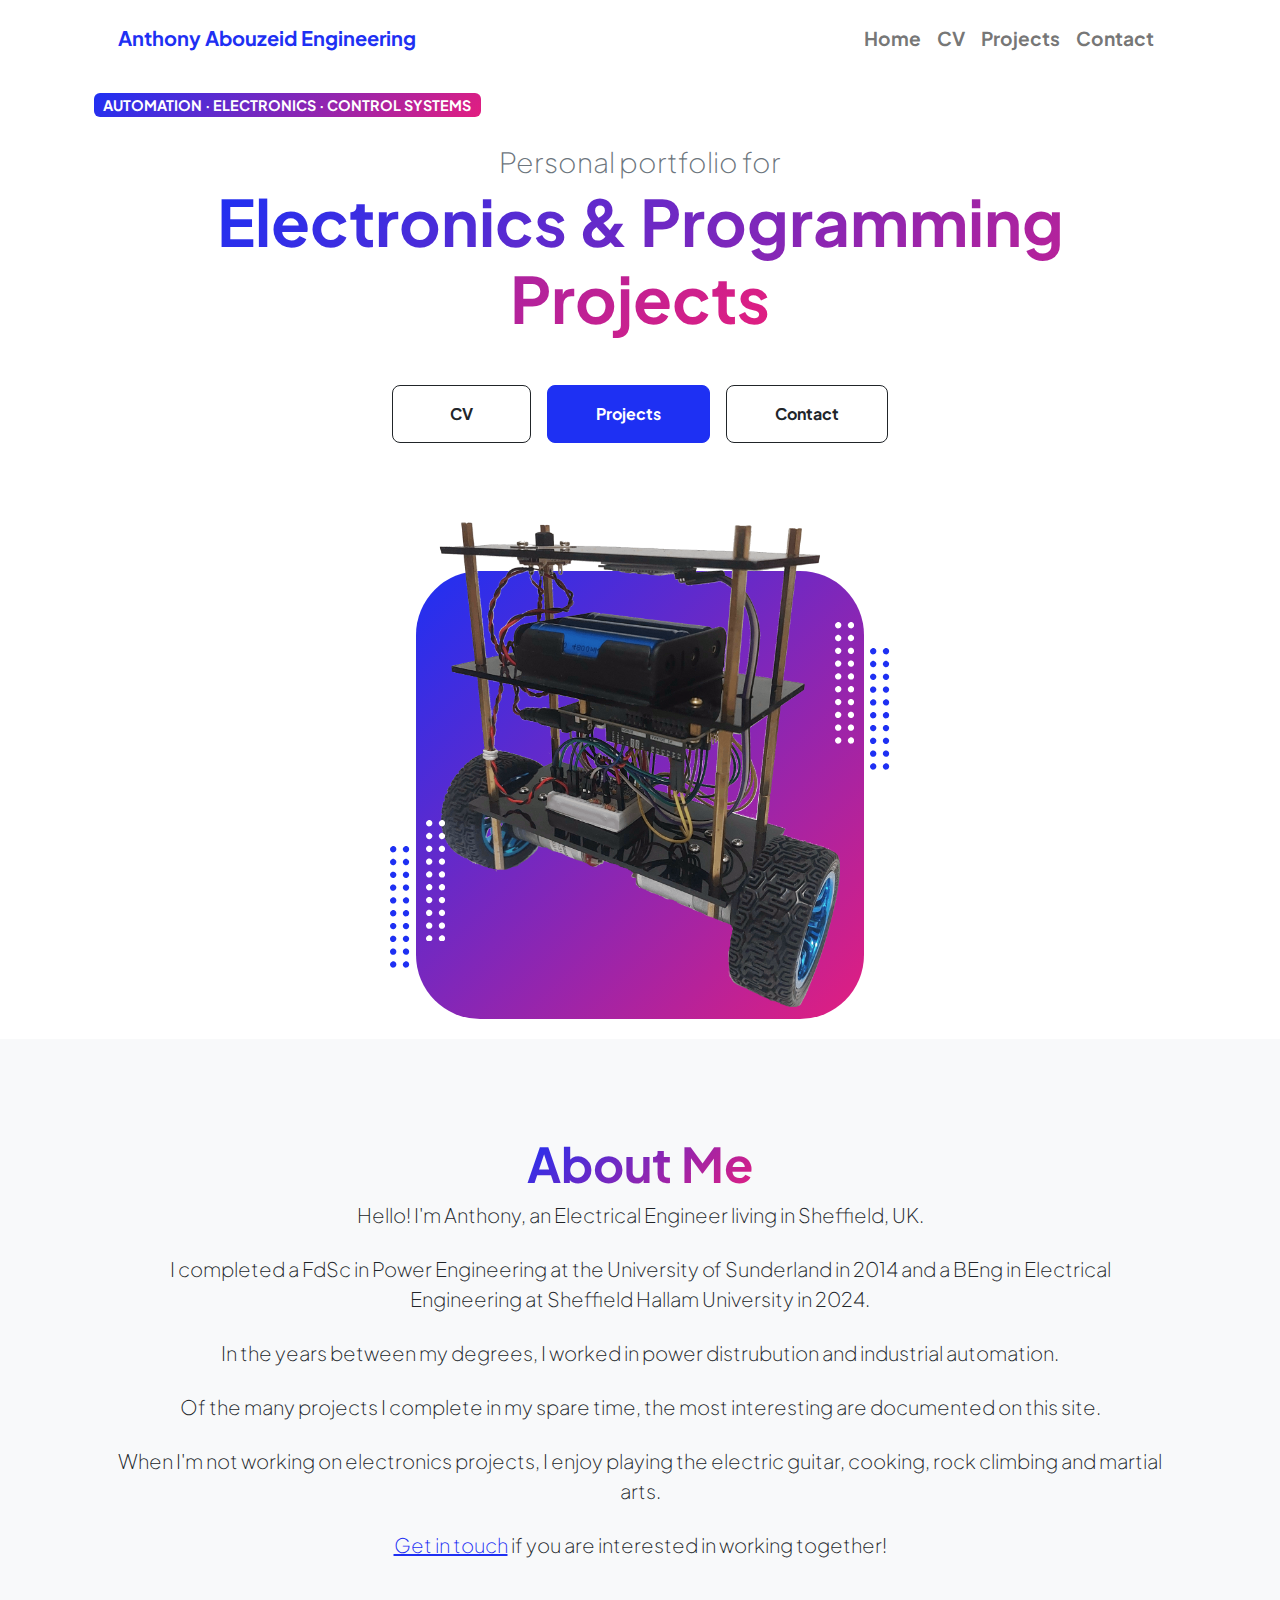
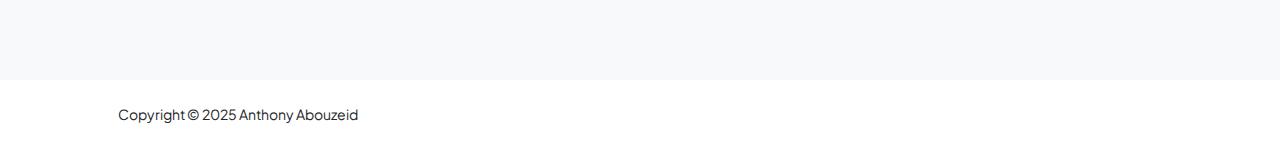
<file: index.html>
<!DOCTYPE html>
<html lang="en">
    <head>
        <meta charset="utf-8" />
        <meta name="viewport" content="width=device-width, initial-scale=1, shrink-to-fit=no" />
        <meta name="description" content="" />
        <meta name="author" content="" />
        <title>Home</title>
        <!-- Favicon-->
        <link rel="icon" type="image/x-icon" href="assets/favicon.ico" />
        <!-- Custom Google font-->
        <link rel="preconnect" href="https://fonts.googleapis.com" />
        <link rel="preconnect" href="https://fonts.gstatic.com" crossorigin />
        <link href="https://fonts.googleapis.com/css2?family=Plus+Jakarta+Sans:wght@100;200;300;400;500;600;700;800;900&amp;display=swap" rel="stylesheet" />
        <!-- Bootstrap icons-->
        <link href="https://cdn.jsdelivr.net/npm/bootstrap-icons@1.8.1/font/bootstrap-icons.css" rel="stylesheet" />
        <!-- Core theme CSS (includes Bootstrap)-->
        <link href="css/styles.css" rel="stylesheet" />
    </head>
    <body class="d-flex flex-column h-100">
        <main class="flex-shrink-0">
            <!-- Navigation-->
            <nav class="navbar navbar-expand-lg navbar-light bg-white py-3">
                <div class="container px-5">
                    <a class="navbar-brand" href="index.html"><span class="fw-bolder text-primary">Anthony Abouzeid Engineering</span></a>
                    <button class="navbar-toggler" type="button" data-bs-toggle="collapse" data-bs-target="#navbarSupportedContent" aria-controls="navbarSupportedContent" aria-expanded="false" aria-label="Toggle navigation"><span class="navbar-toggler-icon"></span></button>
                    <div class="collapse navbar-collapse" id="navbarSupportedContent">
                        <ul class="navbar-nav ms-auto mb-2 mb-lg-0 small fw-bolder">
                            <li class="nav-item"><a class="nav-link" href="index.html">Home</a></li>
                            <li class="nav-item"><a class="nav-link" href="CV.html">CV</a></li>
                            <!-- Projects Dropdown-->
                            <li class="nav-item dropdown">
                                <a class="nav-link" href="projects.html" id="navbarDropdown" aria-expanded="false">
                                    Projects
                                </a>
                                <ul class="dropdown-menu" aria-labelledby="navbarDropdown">
                                    <li><a class="dropdown-item" href="TWSBR.html">TWSBR</a></li>
                                    <li><a class="dropdown-item" href="DE2Calc.html">DE2Calc</a></li>
                                    <li><a class="dropdown-item" href="GDSP1.html">GDSP1</a></li>
                                </ul>
                            </li>
                            <li class="nav-item"><a class="nav-link" href="contact.html">Contact</a></li>
                        </ul>
                    </div>
                </div>
            </nav>
            <!-- Header-->
            <header class="py-3">
                <div class="container px-4 pb-1">
                    <div class="row gx-5 align-items-center">
                        <div class="col-xxl-5">
                            <div class="badge bg-gradient-primary-to-secondary text-white mb-4"><div class="text-uppercase">Automation &middot; Electronics &middot; Control Systems</div></div>
                            <!-- Header text content-->
                            <div class="text-center text-xxl-start">
                            	<div class="fs-3 fw-light text-muted">Personal portfolio for</div>
                                <h1 class="display-3 fw-bolder mb-5"><span class="text-gradient d-inline">Electronics & Programming Projects</span></h1>
                                <div class="d-grid gap-3 d-sm-flex justify-content-sm-center justify-content-xxl-start mb-3">
                                   <a class="btn btn-outline-dark btn-lg px-5 py-3 fs-6 fw-bolder" href="CV.html">&nbsp;&nbsp;&nbsp;CV&nbsp;&nbsp;&nbsp;</a>
				   <a class="btn btn-primary btn-lg px-5 py-3 fs-6 fw-bolder" href="projects.html">Projects</a>
				   <a class="btn btn-outline-dark btn-lg px-5 py-3 fs-6 fw-bolder" href="contact.html">Contact</a>
                                </div>
                            </div>
                        </div>
                        <div class="col-xxl-7">
                            <!-- Header profile picture-->
                            <div class="d-flex justify-content-center mt-5 mt-xxl-0">
                                <div class="profile bg-gradient-primary-to-secondary">
                                    <img class="profile-img" src="assets/profile.png" alt="..." />
                                    <div class="dots-1">
                                        <!-- SVG Dots-->
                                        <svg version="1.1" xmlns="http://www.w3.org/2000/svg" xmlns:xlink="http://www.w3.org/1999/xlink" x="0px" y="0px" viewBox="0 0 191.6 1215.4" style="enable-background: new 0 0 191.6 1215.4" xml:space="preserve">
                                            <g transform="translate(0.000000,1280.000000) scale(0.100000,-0.100000)">
                                                <path d="M227.7,12788.6c-105-35-200-141-222-248c-43-206,163-412,369-369c155,32,275,190,260,339c-11,105-90,213-190,262        C383.7,12801.6,289.7,12808.6,227.7,12788.6z"></path>
                                                <path d="M1507.7,12788.6c-151-50-253-216-222-362c25-119,136-230,254-255c194-41,395,142,375,339c-11,105-90,213-190,262        C1663.7,12801.6,1569.7,12808.6,1507.7,12788.6z"></path>
                                                <path d="M227.7,11508.6c-105-35-200-141-222-248c-43-206,163-412,369-369c155,32,275,190,260,339c-11,105-90,213-190,262        C383.7,11521.6,289.7,11528.6,227.7,11508.6z"></path>
                                                <path d="M1507.7,11508.6c-151-50-253-216-222-362c25-119,136-230,254-255c194-41,395,142,375,339c-11,105-90,213-190,262        C1663.7,11521.6,1569.7,11528.6,1507.7,11508.6z"></path>
                                                <path d="M227.7,10228.6c-105-35-200-141-222-248c-43-206,163-412,369-369c155,32,275,190,260,339c-11,105-90,213-190,262        C383.7,10241.6,289.7,10248.6,227.7,10228.6z"></path>
                                                <path d="M1507.7,10228.6c-105-35-200-141-222-248c-43-206,163-412,369-369c155,32,275,190,260,339c-11,105-90,213-190,262        C1663.7,10241.6,1569.7,10248.6,1507.7,10228.6z"></path>
                                                <path d="M227.7,8948.6c-105-35-200-141-222-248c-43-206,163-412,369-369c155,32,275,190,260,339c-11,105-90,213-190,262        C383.7,8961.6,289.7,8968.6,227.7,8948.6z"></path>
                                                <path d="M1507.7,8948.6c-105-35-200-141-222-248c-43-206,163-412,369-369c155,32,275,190,260,339c-11,105-90,213-190,262        C1663.7,8961.6,1569.7,8968.6,1507.7,8948.6z"></path>
                                                <path d="M227.7,7668.6c-105-35-200-141-222-248c-43-206,163-412,369-369c155,32,275,190,260,339c-11,105-90,213-190,262        C383.7,7681.6,289.7,7688.6,227.7,7668.6z"></path>
                                                <path d="M1507.7,7668.6c-105-35-200-141-222-248c-43-206,163-412,369-369c155,32,275,190,260,339c-11,105-90,213-190,262        C1663.7,7681.6,1569.7,7688.6,1507.7,7668.6z"></path>
                                                <path d="M227.7,6388.6c-105-35-200-141-222-248c-43-206,163-412,369-369c155,32,275,190,260,339c-11,105-90,213-190,262        C383.7,6401.6,289.7,6408.6,227.7,6388.6z"></path>
                                                <path d="M1507.7,6388.6c-105-35-200-141-222-248c-43-206,163-412,369-369c155,32,275,190,260,339c-11,105-90,213-190,262        C1663.7,6401.6,1569.7,6408.6,1507.7,6388.6z"></path>
                                                <path d="M227.7,5108.6c-105-35-200-141-222-248c-43-206,163-412,369-369c155,32,275,190,260,339c-11,105-90,213-190,262        C383.7,5121.6,289.7,5128.6,227.7,5108.6z"></path>
                                                <path d="M1507.7,5108.6c-105-35-200-141-222-248c-43-206,163-412,369-369c155,32,275,190,260,339c-11,105-90,213-190,262        C1663.7,5121.6,1569.7,5128.6,1507.7,5108.6z"></path>
                                                <path d="M227.7,3828.6c-105-35-200-141-222-248c-43-206,163-412,369-369c155,32,275,190,260,339c-11,105-90,213-190,262        C383.7,3841.6,289.7,3848.6,227.7,3828.6z"></path>
                                                <path d="M1507.7,3828.6c-105-35-200-141-222-248c-43-206,163-412,369-369c155,32,275,190,260,339c-11,105-90,213-190,262        C1663.7,3841.6,1569.7,3848.6,1507.7,3828.6z"></path>
                                                <path d="M227.7,2548.6c-105-35-200-141-222-248c-43-206,163-412,369-369c155,32,275,190,260,339c-11,105-90,213-190,262        C383.7,2561.6,289.7,2568.6,227.7,2548.6z"></path>
                                                <path d="M1507.7,2548.6c-105-35-200-141-222-248c-43-206,163-412,369-369c155,32,275,190,260,339c-11,105-90,213-190,262        C1663.7,2561.6,1569.7,2568.6,1507.7,2548.6z"></path>
                                                <path d="M227.7,1268.6c-105-35-200-141-222-248c-43-206,163-412,369-369c155,32,275,190,260,339c-11,105-90,213-190,262        C383.7,1281.6,289.7,1288.6,227.7,1268.6z"></path>
                                                <path d="M1507.7,1268.6c-105-35-200-141-222-248c-43-206,163-412,369-369c155,32,275,190,260,339c-11,105-90,213-190,262        C1663.7,1281.6,1569.7,1288.6,1507.7,1268.6z"></path>
                                            </g>
                                        </svg>
                                        <!-- END of SVG dots-->
                                    </div>
                                    <div class="dots-2">
                                        <!-- SVG Dots-->
                                        <svg version="1.1" xmlns="http://www.w3.org/2000/svg" xmlns:xlink="http://www.w3.org/1999/xlink" x="0px" y="0px" viewBox="0 0 191.6 1215.4" style="enable-background: new 0 0 191.6 1215.4" xml:space="preserve">
                                            <g transform="translate(0.000000,1280.000000) scale(0.100000,-0.100000)">
                                                <path d="M227.7,12788.6c-105-35-200-141-222-248c-43-206,163-412,369-369c155,32,275,190,260,339c-11,105-90,213-190,262        C383.7,12801.6,289.7,12808.6,227.7,12788.6z"></path>
                                                <path d="M1507.7,12788.6c-151-50-253-216-222-362c25-119,136-230,254-255c194-41,395,142,375,339c-11,105-90,213-190,262        C1663.7,12801.6,1569.7,12808.6,1507.7,12788.6z"></path>
                                                <path d="M227.7,11508.6c-105-35-200-141-222-248c-43-206,163-412,369-369c155,32,275,190,260,339c-11,105-90,213-190,262        C383.7,11521.6,289.7,11528.6,227.7,11508.6z"></path>
                                                <path d="M1507.7,11508.6c-151-50-253-216-222-362c25-119,136-230,254-255c194-41,395,142,375,339c-11,105-90,213-190,262        C1663.7,11521.6,1569.7,11528.6,1507.7,11508.6z"></path>
                                                <path d="M227.7,10228.6c-105-35-200-141-222-248c-43-206,163-412,369-369c155,32,275,190,260,339c-11,105-90,213-190,262        C383.7,10241.6,289.7,10248.6,227.7,10228.6z"></path>
                                                <path d="M1507.7,10228.6c-105-35-200-141-222-248c-43-206,163-412,369-369c155,32,275,190,260,339c-11,105-90,213-190,262        C1663.7,10241.6,1569.7,10248.6,1507.7,10228.6z"></path>
                                                <path d="M227.7,8948.6c-105-35-200-141-222-248c-43-206,163-412,369-369c155,32,275,190,260,339c-11,105-90,213-190,262        C383.7,8961.6,289.7,8968.6,227.7,8948.6z"></path>
                                                <path d="M1507.7,8948.6c-105-35-200-141-222-248c-43-206,163-412,369-369c155,32,275,190,260,339c-11,105-90,213-190,262        C1663.7,8961.6,1569.7,8968.6,1507.7,8948.6z"></path>
                                                <path d="M227.7,7668.6c-105-35-200-141-222-248c-43-206,163-412,369-369c155,32,275,190,260,339c-11,105-90,213-190,262        C383.7,7681.6,289.7,7688.6,227.7,7668.6z"></path>
                                                <path d="M1507.7,7668.6c-105-35-200-141-222-248c-43-206,163-412,369-369c155,32,275,190,260,339c-11,105-90,213-190,262        C1663.7,7681.6,1569.7,7688.6,1507.7,7668.6z"></path>
                                                <path d="M227.7,6388.6c-105-35-200-141-222-248c-43-206,163-412,369-369c155,32,275,190,260,339c-11,105-90,213-190,262        C383.7,6401.6,289.7,6408.6,227.7,6388.6z"></path>
                                                <path d="M1507.7,6388.6c-105-35-200-141-222-248c-43-206,163-412,369-369c155,32,275,190,260,339c-11,105-90,213-190,262        C1663.7,6401.6,1569.7,6408.6,1507.7,6388.6z"></path>
                                                <path d="M227.7,5108.6c-105-35-200-141-222-248c-43-206,163-412,369-369c155,32,275,190,260,339c-11,105-90,213-190,262        C383.7,5121.6,289.7,5128.6,227.7,5108.6z"></path>
                                                <path d="M1507.7,5108.6c-105-35-200-141-222-248c-43-206,163-412,369-369c155,32,275,190,260,339c-11,105-90,213-190,262        C1663.7,5121.6,1569.7,5128.6,1507.7,5108.6z"></path>
                                                <path d="M227.7,3828.6c-105-35-200-141-222-248c-43-206,163-412,369-369c155,32,275,190,260,339c-11,105-90,213-190,262        C383.7,3841.6,289.7,3848.6,227.7,3828.6z"></path>
                                                <path d="M1507.7,3828.6c-105-35-200-141-222-248c-43-206,163-412,369-369c155,32,275,190,260,339c-11,105-90,213-190,262        C1663.7,3841.6,1569.7,3848.6,1507.7,3828.6z"></path>
                                                <path d="M227.7,2548.6c-105-35-200-141-222-248c-43-206,163-412,369-369c155,32,275,190,260,339c-11,105-90,213-190,262        C383.7,2561.6,289.7,2568.6,227.7,2548.6z"></path>
                                                <path d="M1507.7,2548.6c-105-35-200-141-222-248c-43-206,163-412,369-369c155,32,275,190,260,339c-11,105-90,213-190,262        C1663.7,2561.6,1569.7,2568.6,1507.7,2548.6z"></path>
                                                <path d="M227.7,1268.6c-105-35-200-141-222-248c-43-206,163-412,369-369c155,32,275,190,260,339c-11,105-90,213-190,262        C383.7,1281.6,289.7,1288.6,227.7,1268.6z"></path>
                                                <path d="M1507.7,1268.6c-105-35-200-141-222-248c-43-206,163-412,369-369c155,32,275,190,260,339c-11,105-90,213-190,262        C1663.7,1281.6,1569.7,1288.6,1507.7,1268.6z"></path>
                                            </g>
                                        </svg>
                                        <!-- END of SVG dots-->
                                    </div>
                                    <div class="dots-3">
                                        <!-- SVG Dots-->
                                        <svg version="1.1" xmlns="http://www.w3.org/2000/svg" xmlns:xlink="http://www.w3.org/1999/xlink" x="0px" y="0px" viewBox="0 0 191.6 1215.4" style="enable-background: new 0 0 191.6 1215.4" xml:space="preserve">
                                            <g transform="translate(0.000000,1280.000000) scale(0.100000,-0.100000)">
                                                <path d="M227.7,12788.6c-105-35-200-141-222-248c-43-206,163-412,369-369c155,32,275,190,260,339c-11,105-90,213-190,262        C383.7,12801.6,289.7,12808.6,227.7,12788.6z"></path>
                                                <path d="M1507.7,12788.6c-151-50-253-216-222-362c25-119,136-230,254-255c194-41,395,142,375,339c-11,105-90,213-190,262        C1663.7,12801.6,1569.7,12808.6,1507.7,12788.6z"></path>
                                                <path d="M227.7,11508.6c-105-35-200-141-222-248c-43-206,163-412,369-369c155,32,275,190,260,339c-11,105-90,213-190,262        C383.7,11521.6,289.7,11528.6,227.7,11508.6z"></path>
                                                <path d="M1507.7,11508.6c-151-50-253-216-222-362c25-119,136-230,254-255c194-41,395,142,375,339c-11,105-90,213-190,262        C1663.7,11521.6,1569.7,11528.6,1507.7,11508.6z"></path>
                                                <path d="M227.7,10228.6c-105-35-200-141-222-248c-43-206,163-412,369-369c155,32,275,190,260,339c-11,105-90,213-190,262        C383.7,10241.6,289.7,10248.6,227.7,10228.6z"></path>
                                                <path d="M1507.7,10228.6c-105-35-200-141-222-248c-43-206,163-412,369-369c155,32,275,190,260,339c-11,105-90,213-190,262        C1663.7,10241.6,1569.7,10248.6,1507.7,10228.6z"></path>
                                                <path d="M227.7,8948.6c-105-35-200-141-222-248c-43-206,163-412,369-369c155,32,275,190,260,339c-11,105-90,213-190,262        C383.7,8961.6,289.7,8968.6,227.7,8948.6z"></path>
                                                <path d="M1507.7,8948.6c-105-35-200-141-222-248c-43-206,163-412,369-369c155,32,275,190,260,339c-11,105-90,213-190,262        C1663.7,8961.6,1569.7,8968.6,1507.7,8948.6z"></path>
                                                <path d="M227.7,7668.6c-105-35-200-141-222-248c-43-206,163-412,369-369c155,32,275,190,260,339c-11,105-90,213-190,262        C383.7,7681.6,289.7,7688.6,227.7,7668.6z"></path>
                                                <path d="M1507.7,7668.6c-105-35-200-141-222-248c-43-206,163-412,369-369c155,32,275,190,260,339c-11,105-90,213-190,262        C1663.7,7681.6,1569.7,7688.6,1507.7,7668.6z"></path>
                                                <path d="M227.7,6388.6c-105-35-200-141-222-248c-43-206,163-412,369-369c155,32,275,190,260,339c-11,105-90,213-190,262        C383.7,6401.6,289.7,6408.6,227.7,6388.6z"></path>
                                                <path d="M1507.7,6388.6c-105-35-200-141-222-248c-43-206,163-412,369-369c155,32,275,190,260,339c-11,105-90,213-190,262        C1663.7,6401.6,1569.7,6408.6,1507.7,6388.6z"></path>
                                                <path d="M227.7,5108.6c-105-35-200-141-222-248c-43-206,163-412,369-369c155,32,275,190,260,339c-11,105-90,213-190,262        C383.7,5121.6,289.7,5128.6,227.7,5108.6z"></path>
                                                <path d="M1507.7,5108.6c-105-35-200-141-222-248c-43-206,163-412,369-369c155,32,275,190,260,339c-11,105-90,213-190,262        C1663.7,5121.6,1569.7,5128.6,1507.7,5108.6z"></path>
                                                <path d="M227.7,3828.6c-105-35-200-141-222-248c-43-206,163-412,369-369c155,32,275,190,260,339c-11,105-90,213-190,262        C383.7,3841.6,289.7,3848.6,227.7,3828.6z"></path>
                                                <path d="M1507.7,3828.6c-105-35-200-141-222-248c-43-206,163-412,369-369c155,32,275,190,260,339c-11,105-90,213-190,262        C1663.7,3841.6,1569.7,3848.6,1507.7,3828.6z"></path>
                                                <path d="M227.7,2548.6c-105-35-200-141-222-248c-43-206,163-412,369-369c155,32,275,190,260,339c-11,105-90,213-190,262        C383.7,2561.6,289.7,2568.6,227.7,2548.6z"></path>
                                                <path d="M1507.7,2548.6c-105-35-200-141-222-248c-43-206,163-412,369-369c155,32,275,190,260,339c-11,105-90,213-190,262        C1663.7,2561.6,1569.7,2568.6,1507.7,2548.6z"></path>
                                                <path d="M227.7,1268.6c-105-35-200-141-222-248c-43-206,163-412,369-369c155,32,275,190,260,339c-11,105-90,213-190,262        C383.7,1281.6,289.7,1288.6,227.7,1268.6z"></path>
                                                <path d="M1507.7,1268.6c-105-35-200-141-222-248c-43-206,163-412,369-369c155,32,275,190,260,339c-11,105-90,213-190,262        C1663.7,1281.6,1569.7,1288.6,1507.7,1268.6z"></path>
                                            </g>
                                        </svg>
                                        <!-- END of SVG dots-->
                                    </div>
                                    <div class="dots-4">
                                        <!-- SVG Dots-->
                                        <svg version="1.1" xmlns="http://www.w3.org/2000/svg" xmlns:xlink="http://www.w3.org/1999/xlink" x="0px" y="0px" viewBox="0 0 191.6 1215.4" style="enable-background: new 0 0 191.6 1215.4" xml:space="preserve">
                                            <g transform="translate(0.000000,1280.000000) scale(0.100000,-0.100000)">
                                                <path d="M227.7,12788.6c-105-35-200-141-222-248c-43-206,163-412,369-369c155,32,275,190,260,339c-11,105-90,213-190,262        C383.7,12801.6,289.7,12808.6,227.7,12788.6z"></path>
                                                <path d="M1507.7,12788.6c-151-50-253-216-222-362c25-119,136-230,254-255c194-41,395,142,375,339c-11,105-90,213-190,262        C1663.7,12801.6,1569.7,12808.6,1507.7,12788.6z"></path>
                                                <path d="M227.7,11508.6c-105-35-200-141-222-248c-43-206,163-412,369-369c155,32,275,190,260,339c-11,105-90,213-190,262        C383.7,11521.6,289.7,11528.6,227.7,11508.6z"></path>
                                                <path d="M1507.7,11508.6c-151-50-253-216-222-362c25-119,136-230,254-255c194-41,395,142,375,339c-11,105-90,213-190,262        C1663.7,11521.6,1569.7,11528.6,1507.7,11508.6z"></path>
                                                <path d="M227.7,10228.6c-105-35-200-141-222-248c-43-206,163-412,369-369c155,32,275,190,260,339c-11,105-90,213-190,262        C383.7,10241.6,289.7,10248.6,227.7,10228.6z"></path>
                                                <path d="M1507.7,10228.6c-105-35-200-141-222-248c-43-206,163-412,369-369c155,32,275,190,260,339c-11,105-90,213-190,262        C1663.7,10241.6,1569.7,10248.6,1507.7,10228.6z"></path>
                                                <path d="M227.7,8948.6c-105-35-200-141-222-248c-43-206,163-412,369-369c155,32,275,190,260,339c-11,105-90,213-190,262        C383.7,8961.6,289.7,8968.6,227.7,8948.6z"></path>
                                                <path d="M1507.7,8948.6c-105-35-200-141-222-248c-43-206,163-412,369-369c155,32,275,190,260,339c-11,105-90,213-190,262        C1663.7,8961.6,1569.7,8968.6,1507.7,8948.6z"></path>
                                                <path d="M227.7,7668.6c-105-35-200-141-222-248c-43-206,163-412,369-369c155,32,275,190,260,339c-11,105-90,213-190,262        C383.7,7681.6,289.7,7688.6,227.7,7668.6z"></path>
                                                <path d="M1507.7,7668.6c-105-35-200-141-222-248c-43-206,163-412,369-369c155,32,275,190,260,339c-11,105-90,213-190,262        C1663.7,7681.6,1569.7,7688.6,1507.7,7668.6z"></path>
                                                <path d="M227.7,6388.6c-105-35-200-141-222-248c-43-206,163-412,369-369c155,32,275,190,260,339c-11,105-90,213-190,262        C383.7,6401.6,289.7,6408.6,227.7,6388.6z"></path>
                                                <path d="M1507.7,6388.6c-105-35-200-141-222-248c-43-206,163-412,369-369c155,32,275,190,260,339c-11,105-90,213-190,262        C1663.7,6401.6,1569.7,6408.6,1507.7,6388.6z"></path>
                                                <path d="M227.7,5108.6c-105-35-200-141-222-248c-43-206,163-412,369-369c155,32,275,190,260,339c-11,105-90,213-190,262        C383.7,5121.6,289.7,5128.6,227.7,5108.6z"></path>
                                                <path d="M1507.7,5108.6c-105-35-200-141-222-248c-43-206,163-412,369-369c155,32,275,190,260,339c-11,105-90,213-190,262        C1663.7,5121.6,1569.7,5128.6,1507.7,5108.6z"></path>
                                                <path d="M227.7,3828.6c-105-35-200-141-222-248c-43-206,163-412,369-369c155,32,275,190,260,339c-11,105-90,213-190,262        C383.7,3841.6,289.7,3848.6,227.7,3828.6z"></path>
                                                <path d="M1507.7,3828.6c-105-35-200-141-222-248c-43-206,163-412,369-369c155,32,275,190,260,339c-11,105-90,213-190,262        C1663.7,3841.6,1569.7,3848.6,1507.7,3828.6z"></path>
                                                <path d="M227.7,2548.6c-105-35-200-141-222-248c-43-206,163-412,369-369c155,32,275,190,260,339c-11,105-90,213-190,262        C383.7,2561.6,289.7,2568.6,227.7,2548.6z"></path>
                                                <path d="M1507.7,2548.6c-105-35-200-141-222-248c-43-206,163-412,369-369c155,32,275,190,260,339c-11,105-90,213-190,262        C1663.7,2561.6,1569.7,2568.6,1507.7,2548.6z"></path>
                                                <path d="M227.7,1268.6c-105-35-200-141-222-248c-43-206,163-412,369-369c155,32,275,190,260,339c-11,105-90,213-190,262        C383.7,1281.6,289.7,1288.6,227.7,1268.6z"></path>
                                                <path d="M1507.7,1268.6c-105-35-200-141-222-248c-43-206,163-412,369-369c155,32,275,190,260,339c-11,105-90,213-190,262        C1663.7,1281.6,1569.7,1288.6,1507.7,1268.6z"></path>
                                            </g>
                                        </svg>
                                        <!-- END of SVG dots-->
                                    </div>
                                </div>
                            </div>
                        </div>
                    </div>
                </div>
            </header>
            <!-- About Section-->
            <section class="bg-light py-5">
                <div class="container px-5">
                    <div class="row gx-5 justify-content-center">
                        <div class="col-xxl-8">
                            <div class="text-center my-5">
                                <h2 class="display-5 fw-bolder"><span class="text-gradient d-inline">About Me</span></h2>
                                <p class="lead fw-light mb-4">Hello! I'm Anthony, an Electrical Engineer living in Sheffield, UK.</p>
                                <p class="lead fw-light mb-4">I completed a FdSc in Power Engineering at the University of Sunderland in 2014 and a BEng in Electrical Engineering at Sheffield Hallam University in 2024.</p>
                                <p class="lead fw-light mb-4">In the years between my degrees, I worked in power distrubution and industrial automation.</p>
                                <p class="lead fw-light mb-4">Of the many projects I complete in my spare time, the most interesting are documented on this site.</p>
                                <p class="lead fw-light mb-4">When I'm not working on electronics projects, I enjoy playing the electric guitar, cooking, rock climbing and martial arts.</p>
                                <p class="lead fw-light mb-4"><a href="contact.html">Get in touch</a> if you are interested in working together!</p>
                                <div class="d-flex justify-content-center fs-2 gap-4">
                                    <!-- <a class="text-gradient" href="#!"><i class="bi bi-twitter"></i></a> -->
                                    <!-- <a class="text-gradient" href="#!"><i class="bi bi-linkedin"></i></a> -->
                                    <!-- <a class="text-gradient" href="#!"><i class="bi bi-github"></i></a> -->
                                </div>
                            </div>
                        </div>
                    </div>
                </div>
            </section>
        </main>
        <!-- Footer-->
        <footer class="bg-white py-4 mt-auto">
            <div class="container px-5">
                <div class="row align-items-center justify-content-between flex-column flex-sm-row">
                    <div class="col-auto"><div class="small m-0">Copyright &copy; 2025 Anthony Abouzeid</div></div>
                    <!--<div class="col-auto">
                        <a class="small" href="#!">Privacy</a>
                        <span class="mx-1">&middot;</span>
                        <a class="small" href="#!">Terms</a>
                        <span class="mx-1">&middot;</span>
                        <a class="small" href="#!">Contact</a>
                    </div> -->
                </div>
            </div>
        </footer>
        <!-- Bootstrap core JS-->
        <script src="https://cdn.jsdelivr.net/npm/bootstrap@5.2.3/dist/js/bootstrap.bundle.min.js"></script>
        <!-- Core theme JS-->
        <script src="js/scripts.js"></script>
    </body>
</html>
</file>
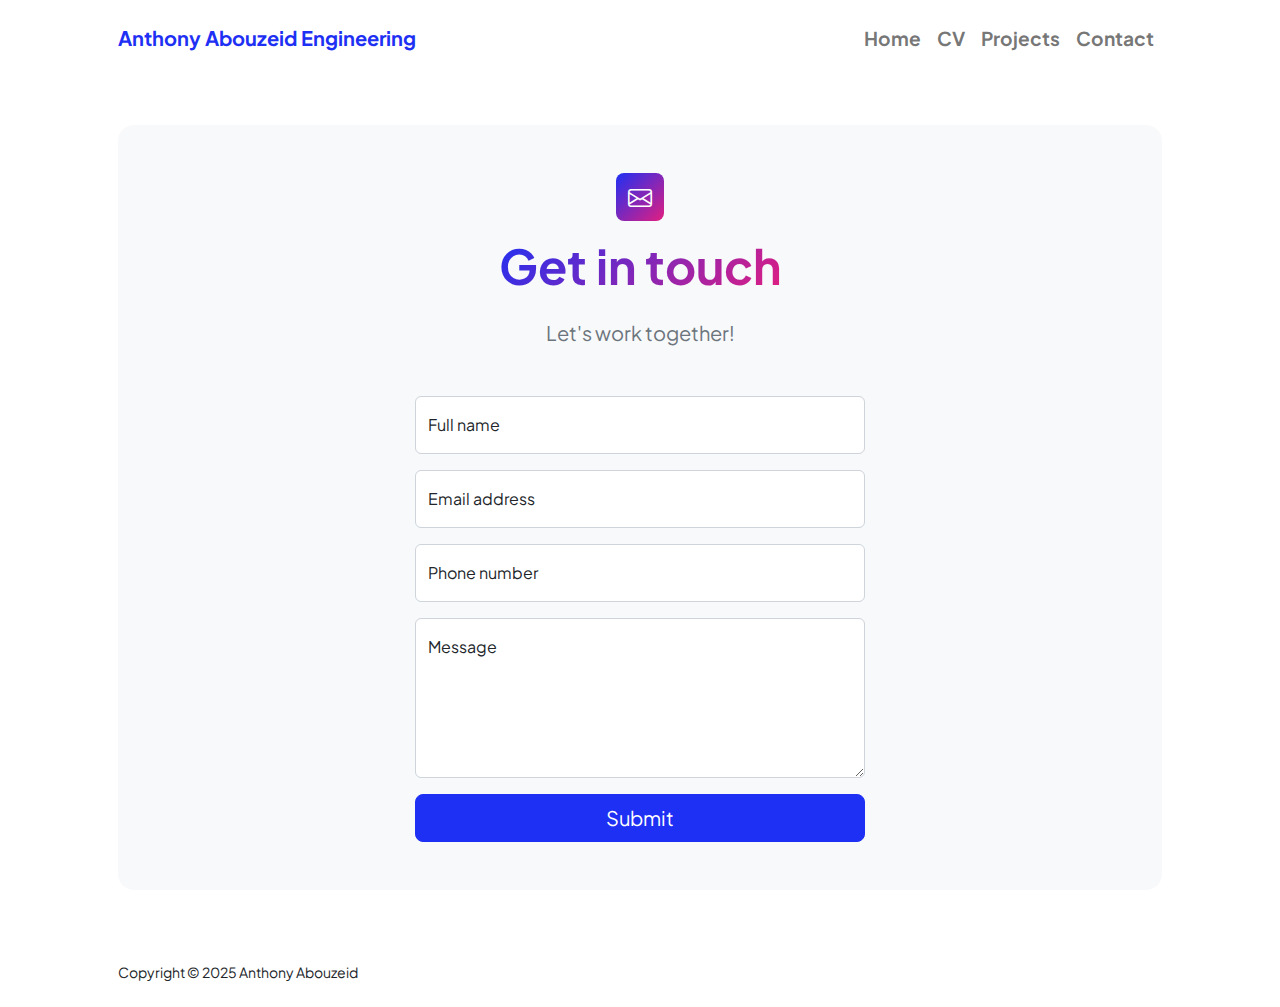
<file: contact.html>
<!DOCTYPE html>
<html lang="en">
    <head>
        <meta charset="utf-8" />
        <meta name="viewport" content="width=device-width, initial-scale=1, shrink-to-fit=no" />
        <meta name="description" content />
        <meta name="author" content />
        <title>Contact</title>
        <!-- Favicon-->
        <link rel="icon" type="image/x-icon" href="assets/favicon.ico" />
        <!-- Custom Google font-->
        <link rel="preconnect" href="https://fonts.googleapis.com" />
        <link rel="preconnect" href="https://fonts.gstatic.com" crossorigin />
        <link href="https://fonts.googleapis.com/css2?family=Plus+Jakarta+Sans:wght@100;200;300;400;500;600;700;800;900&amp;display=swap" rel="stylesheet" />
        <!-- Bootstrap icons-->
        <link href="https://cdn.jsdelivr.net/npm/bootstrap-icons@1.8.1/font/bootstrap-icons.css" rel="stylesheet" />
        <!-- Core theme CSS (includes Bootstrap)-->
        <link href="css/styles.css" rel="stylesheet" />
    </head>
    <body class="d-flex flex-column">
        <main class="flex-shrink-0">
            <!-- Navigation-->
            <nav class="navbar navbar-expand-lg navbar-light bg-white py-3">
                <div class="container px-5">
                    <a class="navbar-brand" href="index.html"><span class="fw-bolder text-primary">Anthony Abouzeid Engineering</span></a>
                    <button class="navbar-toggler" type="button" data-bs-toggle="collapse" data-bs-target="#navbarSupportedContent" aria-controls="navbarSupportedContent" aria-expanded="false" aria-label="Toggle navigation"><span class="navbar-toggler-icon"></span></button>
                    <div class="collapse navbar-collapse" id="navbarSupportedContent">
                        <ul class="navbar-nav ms-auto mb-2 mb-lg-0 small fw-bolder">
                            <li class="nav-item"><a class="nav-link" href="index.html">Home</a></li>
                            <li class="nav-item"><a class="nav-link" href="CV.html">CV</a></li>
                            <!-- Projects Dropdown-->
                            <li class="nav-item dropdown">
                                <a class="nav-link" href="projects.html" id="navbarDropdown" aria-expanded="false">
                                    Projects
                                </a>
                                <ul class="dropdown-menu" aria-labelledby="navbarDropdown">
                                    <li><a class="dropdown-item" href="TWSBR.html">TWSBR</a></li>
                                    <li><a class="dropdown-item" href="DE2Calc.html">DE2Calc</a></li>
                                    <li><a class="dropdown-item" href="GDSP1.html">GDSP1</a></li>
                                </ul>
                            </li>
                            <li class="nav-item"><a class="nav-link" href="contact.html">Contact</a></li>
                        </ul>
                    </div>
                </div>
            </nav>
            <!-- Page content-->
            <section class="py-5">
                <div class="container px-5">
                    <!-- Contact form-->
                    <div class="bg-light rounded-4 py-5 px-4 px-md-5">
                        <div class="text-center mb-5">
                            <div class="feature bg-primary bg-gradient-primary-to-secondary text-white rounded-3 mb-3"><i class="bi bi-envelope"></i></div>
                            <div class="text-center mb-4">
                                <h1 class="display-5 fw-bolder mb-0"><span class="text-gradient d-inline">Get in touch</span></h1>
                            </div>
                            <p class="lead fw-normal text-muted mb-0">Let's work together!</p>
                        </div>
                        <div class="row gx-5 justify-content-center">
                            <div class="col-lg-8 col-xl-6">
                                <!-- Form using Formspree -->
                                <form action="https://formspree.io/f/mrbegdwz" method="POST">
                                    <!-- Name input-->
                                    <div class="form-floating mb-3">
                                        <input class="form-control" id="name" name="name" type="text" placeholder="Enter your name..." required />
                                        <label for="name">Full name</label>
                                    </div>
                                    <!-- Email address input-->
                                    <div class="form-floating mb-3">
                                        <input class="form-control" id="email" name="email" type="email" placeholder="name@example.com" required />
                                        <label for="email">Email address</label>
                                    </div>
                                    <!-- Phone number input-->
                                    <div class="form-floating mb-3">
                                        <input class="form-control" id="phone" name="phone" type="tel" placeholder="(123) 456-7890" />
                                        <label for="phone">Phone number</label>
                                    </div>
                                    <!-- Message input-->
                                    <div class="form-floating mb-3">
                                        <textarea class="form-control" id="message" name="message" placeholder="Enter your message here..." style="height: 10rem" required></textarea>
                                        <label for="message">Message</label>
                                    </div>
                                    <!-- Submit Button-->
                                    <div class="d-grid"><button class="btn btn-primary btn-lg" type="submit">Submit</button></div>
                                </form>
                                <!-- End of Form-->
                            </div>
                        </div>
                    </div>
                </div>
            </section>
        </main>
        <!-- Footer-->
        <footer class="bg-white py-4 mt-auto">
            <div class="container px-5">
                <div class="row align-items-center justify-content-between flex-column flex-sm-row">
                    <div class="col-auto"><div class="small m-0">Copyright &copy; 2025 Anthony Abouzeid</div></div>
                </div>
            </div>
        </footer>
        <!-- Bootstrap core JS-->
        <script src="https://cdn.jsdelivr.net/npm/bootstrap@5.2.3/dist/js/bootstrap.bundle.min.js"></script>
        <!-- Core theme JS-->
        <script src="js/scripts.js"></script>
    </body>
</html>
</file>
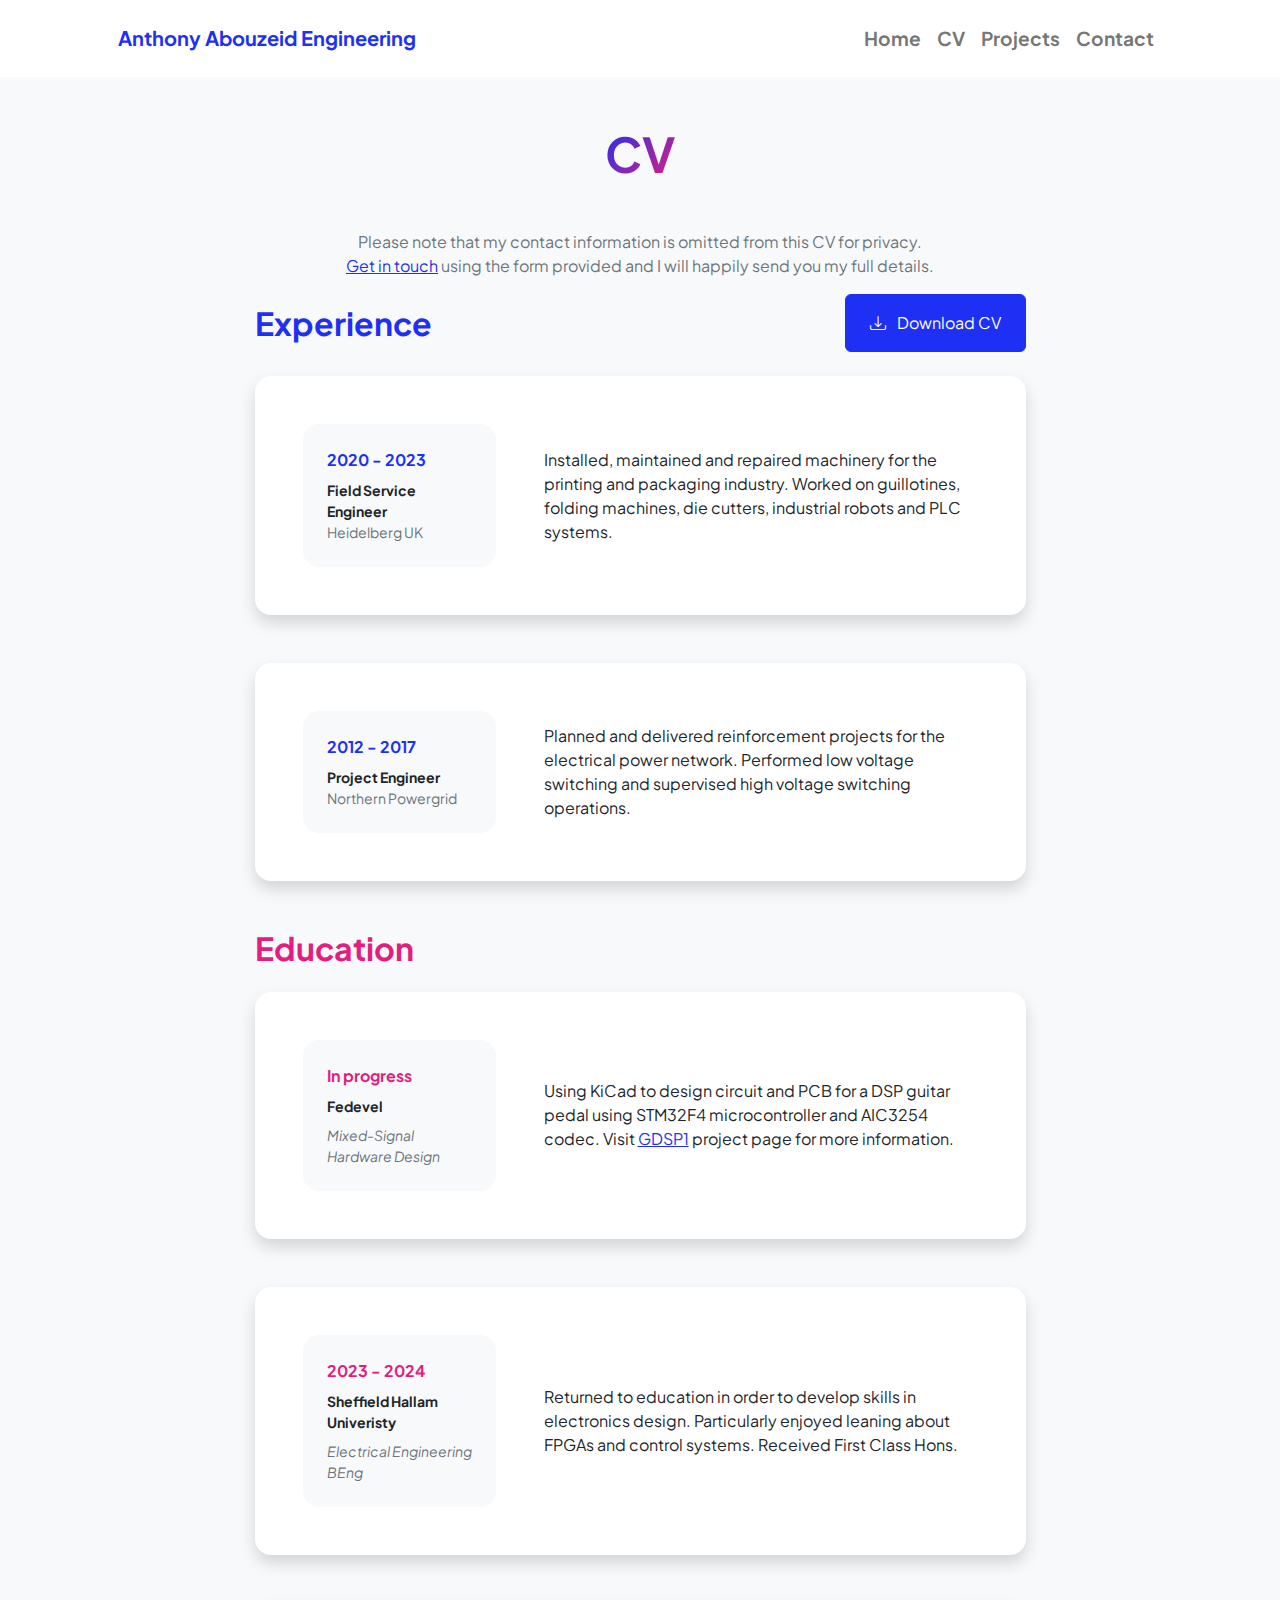
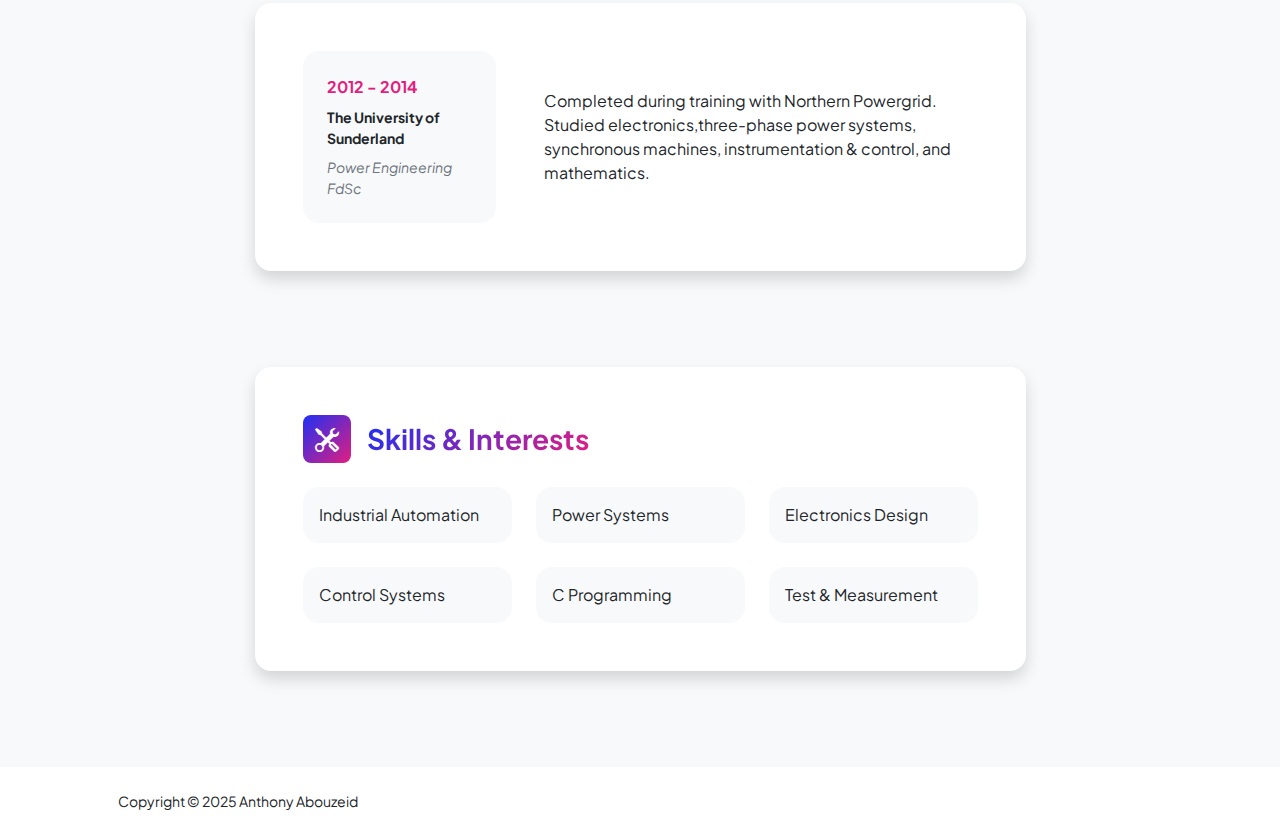
<file: CV.html>
<!DOCTYPE html>
<html lang="en">
    <head>
        <meta charset="utf-8" />
        <meta name="viewport" content="width=device-width, initial-scale=1, shrink-to-fit=no" />
        <meta name="description" content="" />
        <meta name="author" content="" />
        <title>CV</title>
        <!-- Favicon-->
        <link rel="icon" type="image/x-icon" href="assets/favicon.ico" />
        <!-- Custom Google font-->
        <link rel="preconnect" href="https://fonts.googleapis.com" />
        <link rel="preconnect" href="https://fonts.gstatic.com" crossorigin />
        <link href="https://fonts.googleapis.com/css2?family=Plus+Jakarta+Sans:wght@100;200;300;400;500;600;700;800;900&amp;display=swap" rel="stylesheet" />
        <!-- Bootstrap icons-->
        <link href="https://cdn.jsdelivr.net/npm/bootstrap-icons@1.8.1/font/bootstrap-icons.css" rel="stylesheet" />
        <!-- Core theme CSS (includes Bootstrap)-->
        <link href="css/styles.css" rel="stylesheet" />
    </head>
    <body class="d-flex flex-column h-100 bg-light">
        <main class="flex-shrink-0">
            <!-- Navigation-->
            <nav class="navbar navbar-expand-lg navbar-light bg-white py-3">
                <div class="container px-5">
                    <a class="navbar-brand" href="index.html"><span class="fw-bolder text-primary">Anthony Abouzeid Engineering</span></a>
                    <button class="navbar-toggler" type="button" data-bs-toggle="collapse" data-bs-target="#navbarSupportedContent" aria-controls="navbarSupportedContent" aria-expanded="false" aria-label="Toggle navigation"><span class="navbar-toggler-icon"></span></button>
                    <div class="collapse navbar-collapse" id="navbarSupportedContent">
                        <ul class="navbar-nav ms-auto mb-2 mb-lg-0 small fw-bolder">
                            <li class="nav-item"><a class="nav-link" href="index.html">Home</a></li>
                            <li class="nav-item"><a class="nav-link" href="CV.html">CV</a></li>
                            <!-- Projects Dropdown-->
                            <li class="nav-item dropdown">
                                <a class="nav-link" href="projects.html" id="navbarDropdown" aria-expanded="false">
                                    Projects
                                </a>
                                <ul class="dropdown-menu" aria-labelledby="navbarDropdown">
                                    <li><a class="dropdown-item" href="TWSBR.html">TWSBR</a></li>
                                    <li><a class="dropdown-item" href="DE2Calc.html">DE2Calc</a></li>
                                    <li><a class="dropdown-item" href="GDSP1.html">GDSP1</a></li>
                                </ul>
                            </li>
                            <li class="nav-item"><a class="nav-link" href="contact.html">Contact</a></li>
                        </ul>
                    </div>
                </div>
            </nav>
            <!-- Page Content-->
            <div class="container px-5 my-5">
                <div class="text-center mb-5">
                    <h1 class="display-5 fw-bolder mb-0"><span class="text-gradient d-inline">CV</span></h1>
                </div>
                <div class="row gx-5 justify-content-center">
                    <div class="col-lg-11 col-xl-9 col-xxl-8">
                        <!-- Experience Section-->
                        <p class="text-muted" style="text-align: center; width: 100%;">Please note that my contact information is omitted from this CV for privacy.<br><a href="contact.html">Get in touch</a> using the form provided and I will happily send you my full details.</p>
                        <section>
                            <div class="d-flex align-items-center justify-content-between mb-4">
                                <h2 class="text-primary fw-bolder mb-0">Experience</h2>
                                <!-- Download resume button-->
                                <a class="btn btn-primary px-4 py-3" href="docs/Anthony Abouzeid CV.pdf">
                                    <div class="d-inline-block bi bi-download me-2"></div>
                                    Download CV
                                </a>
                            </div>
                            <!-- Experience Card 1-->
                            <div class="card shadow border-0 rounded-4 mb-5">
                                <div class="card-body p-5">
                                    <div class="row align-items-center gx-5">
                                        <div class="col text-center text-lg-start mb-4 mb-lg-0">
                                            <div class="bg-light p-4 rounded-4">
                                                <div class="text-primary fw-bolder mb-2">2020 - 2023</div>
                                                <div class="small fw-bolder">Field Service Engineer</div>
                                                <div class="small text-muted">Heidelberg UK</div>
                                                <!-- <div class="small text-muted">Los Angeles, CA</div> -->
                                            </div>
                                        </div>
                                        <div class="col-lg-8"><div>Installed, maintained and repaired machinery for the printing and packaging industry. Worked on guillotines, folding machines, die cutters, industrial robots and PLC systems.</div></div>
                                    </div>
                                </div>
                            </div>
                            <!-- Experience Card 2-->
                            <div class="card shadow border-0 rounded-4 mb-5">
                                <div class="card-body p-5">
                                    <div class="row align-items-center gx-5">
                                        <div class="col text-center text-lg-start mb-4 mb-lg-0">
                                            <div class="bg-light p-4 rounded-4">
                                                <div class="text-primary fw-bolder mb-2">2012 - 2017</div>
                                                <div class="small fw-bolder">Project Engineer</div>
                                                <div class="small text-muted">Northern Powergrid</div>
                                                <!-- <div class="small text-muted">Gotham City, NY</div> -->
                                            </div>
                                        </div>
                                        <div class="col-lg-8"><div>Planned and delivered reinforcement projects for the electrical power network. Performed low voltage switching and supervised high voltage switching operations.</div></div>
                                    </div>
                                </div>
                            </div>
                        </section>
                        <!-- Education Section-->
                        <section>
                            <h2 class="text-secondary fw-bolder mb-4">Education</h2>
                            <!-- Education Card 1-->
                            <div class="card shadow border-0 rounded-4 mb-5">
                                <div class="card-body p-5">
                                    <div class="row align-items-center gx-5">
                                        <div class="col text-center text-lg-start mb-4 mb-lg-0">
                                            <div class="bg-light p-4 rounded-4">
                                                <div class="text-secondary fw-bolder mb-2">In progress</div>
                                                <div class="mb-2">
                                                    <div class="small fw-bolder">Fedevel</div>
                                                </div>
                                                <div class="fst-italic">
                                                    <div class="small text-muted">Mixed-Signal<br>Hardware Design</div>
                                                </div>
                                            </div>
                                        </div>
                                        <div class="col-lg-8"><div>Using KiCad to design circuit and PCB for a DSP guitar pedal using STM32F4 microcontroller and AIC3254 codec. Visit <a href="GDSP1.html">GDSP1</a> project page for more information.</div></div>
                                    </div>
                                </div>
                            </div>
                            <!-- Education Card 2-->
                            <div class="card shadow border-0 rounded-4 mb-5">
                                <div class="card-body p-5">
                                    <div class="row align-items-center gx-5">
                                        <div class="col text-center text-lg-start mb-4 mb-lg-0">
                                            <div class="bg-light p-4 rounded-4">
                                                <div class="text-secondary fw-bolder mb-2">2023 - 2024</div>
                                                <div class="mb-2">
                                                    <div class="small fw-bolder">Sheffield Hallam Univeristy</div>
                                                </div>
                                                <div class="fst-italic">
                                                    <div class="small text-muted">Electrical Engineering</div>
                                                    <div class="small text-muted">BEng</div>
                                                </div>
                                            </div>
                                        </div>
                                        <div class="col-lg-8"><div>Returned to education in order to develop skills in electronics design. Particularly enjoyed leaning about FPGAs and control systems. Received First Class Hons.</div></div>
                                    </div>
                                </div>
                            </div>
                            <!-- Education Card 3-->
                            <div class="card shadow border-0 rounded-4 mb-5">
                                <div class="card-body p-5">
                                    <div class="row align-items-center gx-5">
                                        <div class="col text-center text-lg-start mb-4 mb-lg-0">
                                            <div class="bg-light p-4 rounded-4">
                                                <div class="text-secondary fw-bolder mb-2">2012 - 2014</div>
                                                <div class="mb-2">
                                                    <div class="small fw-bolder">The University of Sunderland</div>
                                                </div>
                                                <div class="fst-italic">
                                                    <div class="small text-muted">Power Engineering</div>
                                                    <div class="small text-muted">FdSc</div>
                                                </div>
                                            </div>
                                        </div>
                                        <div class="col-lg-8"><div>Completed during training with Northern Powergrid. Studied electronics,three-phase power systems, synchronous machines, instrumentation & control, and mathematics.</div></div>
                                    </div>
                                </div>
                            </div>
                        </section>
                        <!-- Divider-->
                        <div class="pb-5"></div>
                        <!-- Skills Section-->
                        <section>
                            <!-- Skillset Card-->
                            <div class="card shadow border-0 rounded-4 mb-5">
                                <div class="card-body p-5">
                                    <!-- Skills & Interests list-->
                                    <div class="mb-0">
                                        <div class="d-flex align-items-center mb-4">
                                            <div class="feature bg-primary bg-gradient-primary-to-secondary text-white rounded-3 me-3"><i class="bi bi-tools"></i></div>
                                            <h3 class="fw-bolder mb-0"><span class="text-gradient d-inline">Skills & Interests</span></h3>
                                        </div>
                                        <div class="row row-cols-1 row-cols-md-3 mb-4">
                                            <div class="col mb-4 mb-md-0"><div class="d-flex align-items-center bg-light rounded-4 p-3 h-100">Industrial Automation</div></div>
                                            <div class="col mb-4 mb-md-0"><div class="d-flex align-items-center bg-light rounded-4 p-3 h-100">Power Systems</div></div>
                                            <div class="col"><div class="d-flex align-items-center bg-light rounded-4 p-3 h-100">Electronics Design</div></div>
                                        </div>
                                        <div class="row row-cols-1 row-cols-md-3">
                                            <div class="col mb-4 mb-md-0"><div class="d-flex align-items-center bg-light rounded-4 p-3 h-100">Control Systems</div></div>
                                            <div class="col mb-4 mb-md-0"><div class="d-flex align-items-center bg-light rounded-4 p-3 h-100">C Programming</div></div>
                                            <div class="col"><div class="d-flex align-items-center bg-light rounded-4 p-3 h-100">Test & Measurement</div></div>
                                        </div>
                                    </div>
                                </div>
                            </div>
                        </section>
                    </div>
                </div>
            </div>
        </main>
        <!-- Footer-->
        <footer class="bg-white py-4 mt-auto">
            <div class="container px-5">
                <div class="row align-items-center justify-content-between flex-column flex-sm-row">
                    <div class="col-auto"><div class="small m-0">Copyright &copy; 2025 Anthony Abouzeid</div></div>
                    <!--<div class="col-auto">
                        <a class="small" href="#!">Privacy</a>
                        <span class="mx-1">&middot;</span>
                        <a class="small" href="#!">Terms</a>
                        <span class="mx-1">&middot;</span>
                        <a class="small" href="#!">Contact</a>
                    </div> -->
                </div>
            </div>
        </footer>
        <!-- Bootstrap core JS-->
        <script src="https://cdn.jsdelivr.net/npm/bootstrap@5.2.3/dist/js/bootstrap.bundle.min.js"></script>
        <!-- Core theme JS-->
        <script src="js/scripts.js"></script>
    </body>
</html>
</file>
